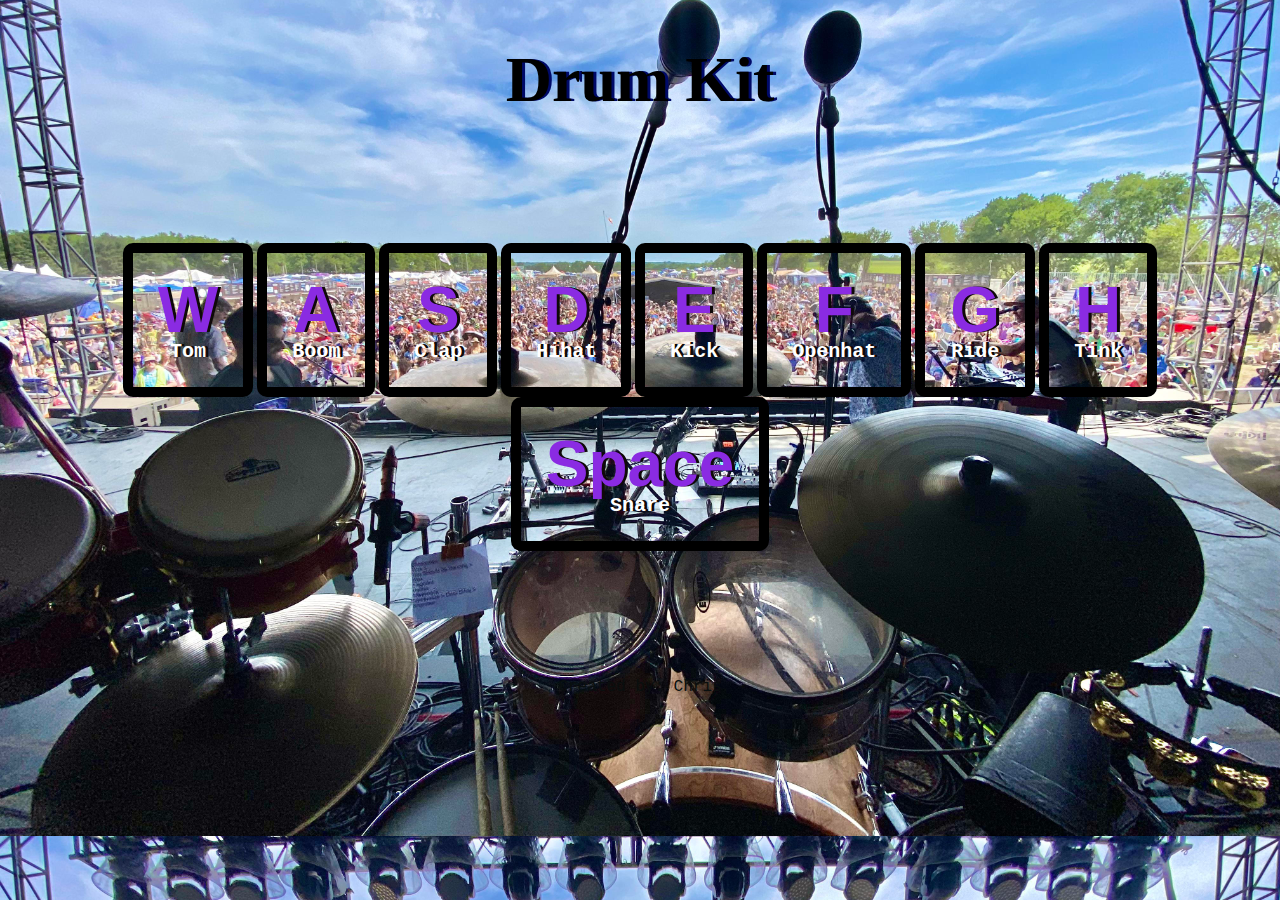
<file: drum kit/index.html>
<!DOCTYPE html>
<html lang="en">
<head>
    <meta charset="UTF-8">
    <meta name="viewport" content="width=device-width, initial-scale=1.0">
    <title>Drum Kit</title>
    <link rel="stylesheet" href="style.css">
</head>
<body>
    <h1 id="title">Drum Kit</h1>

    <div class ="set">
        <button class= "drum" data-key="w">
            W
        <span class="button-text">Tom</span>
    </button>
        <button class= "drum" data-key="a">
            A
            <span class="button-text">Boom</span>
        </button>
        <button class= "drum" data-key="s">
            S
        <span class="button-text">Clap</span>
        </button>
        <button class= "drum" data-key="d">
            D
        <span class="button-text">Hihat</span>
        </button>
        <button class= "drum" data-key="e">
            E
        <span class="button-text">Kick</span>
        </button>
        <button class= "drum" data-key="f">
            F
        <span class="button-text">Openhat</span>
        </button>
        <button class= "drum" data-key="g">
            G
        <span class="button-text">Ride</span>
        </button>
        <button class= "drum" data-key="h">
            H
        <span class="button-text">Tink</span>
        </button>
        <button class= "drum" data-key=" ">
            Space
        <span class="button-text">Snare</span>
        </button>
    </div>

    <script src="script.js"></script>

    <footer>
        <p>Created by: <span>Chris</span></p>
    </footer>
</body>
</html>
</file>
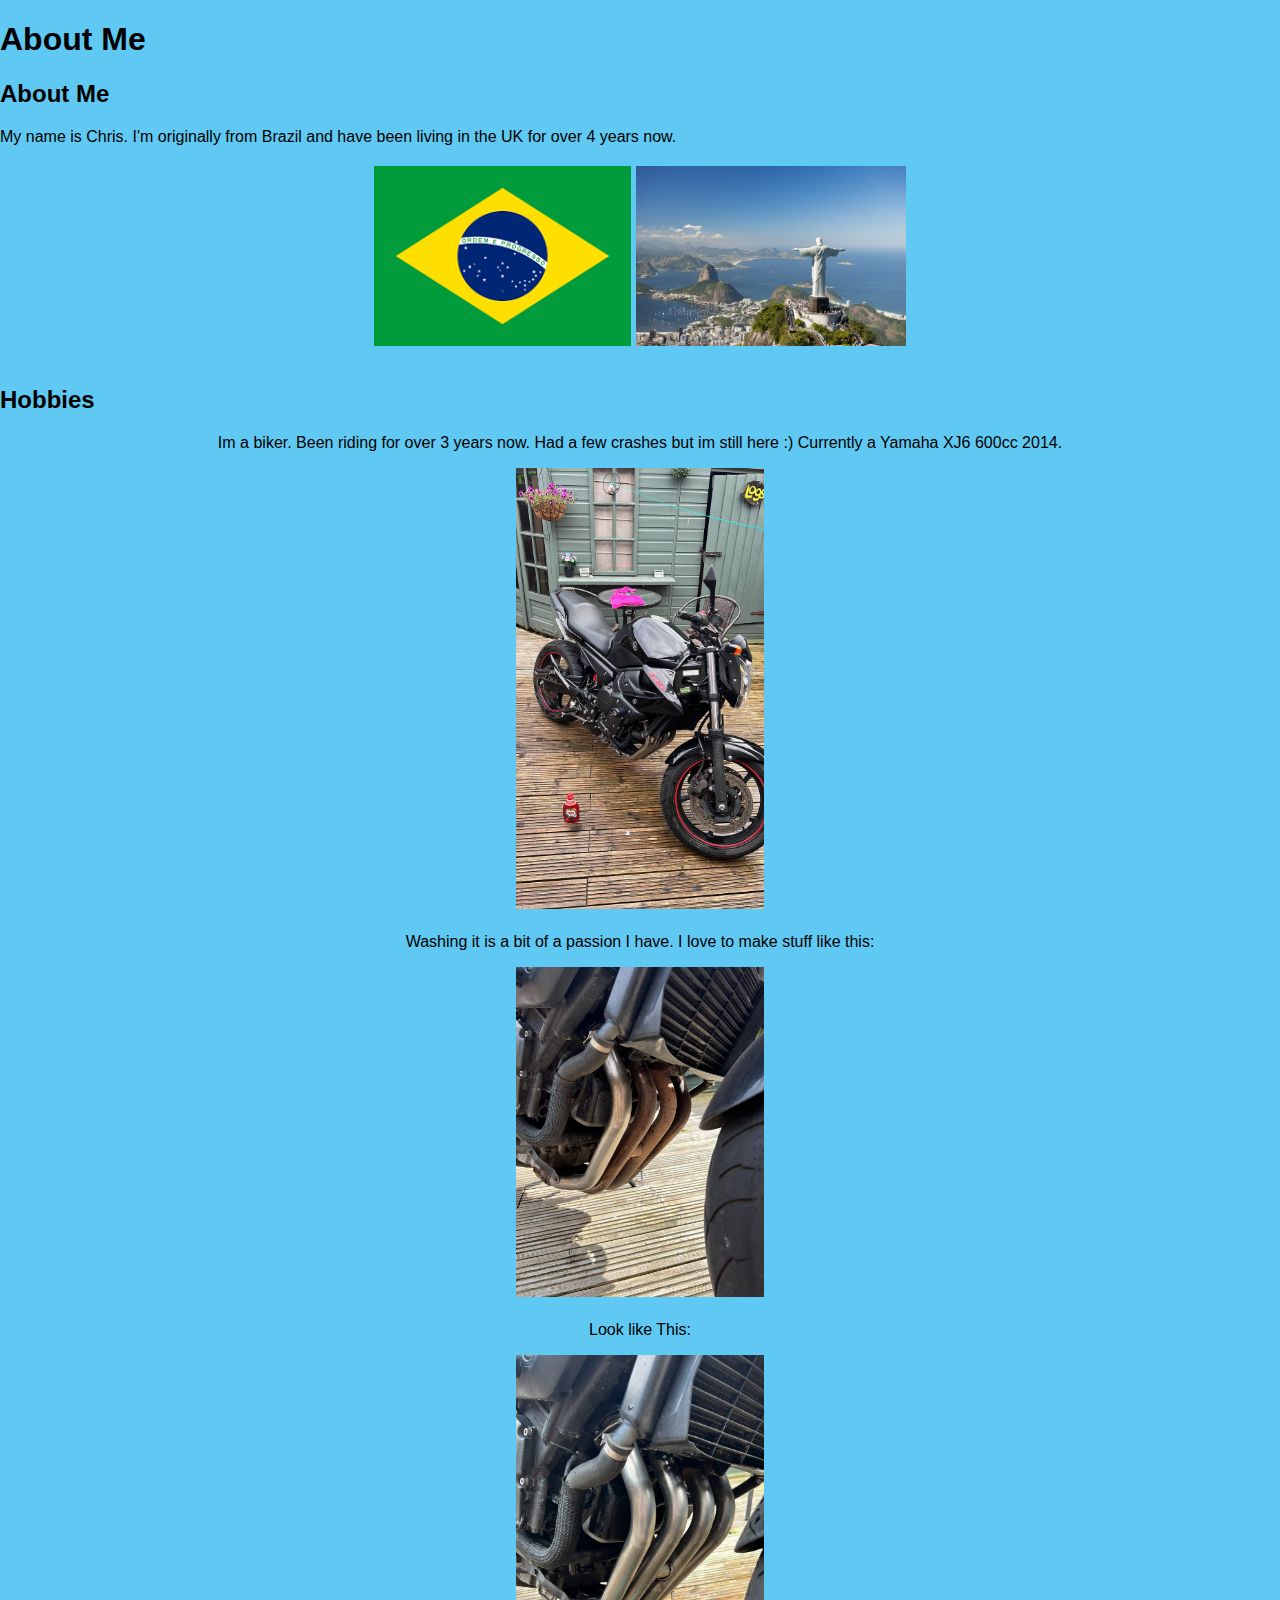
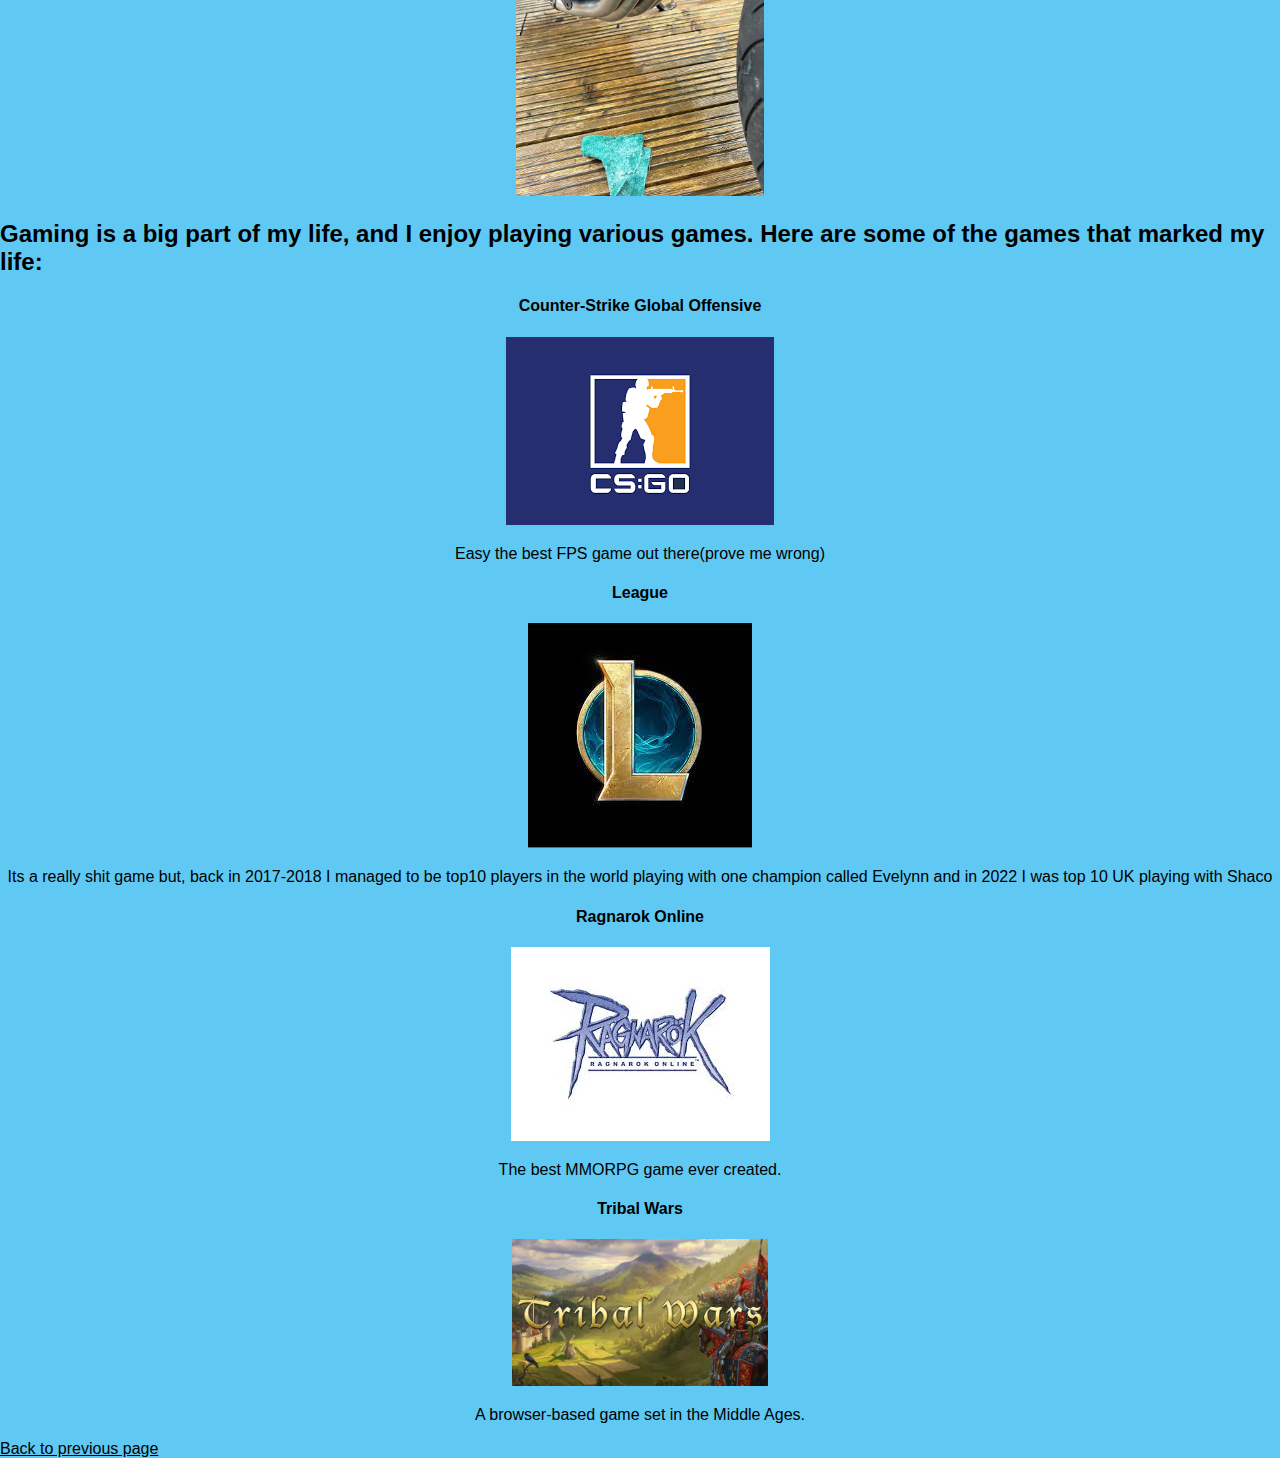
<file: aboutme.html>
<!DOCTYPE html>
<html lang="en">
<head>
    <meta charset="UTF-8">
    <meta name="viewport" content="width=device-width, initial-scale=1.0">
    <link rel="stylesheet" href="aboutme.css">
    <title>About Me</title>
</head>
<body>
    <h1>About Me</h1>   

    <section id="About-me">
        <h2>About Me</h2>
        <p>My name is Chris. I'm originally from Brazil and have been living in the UK for over 4 years now.</p>
        <div class="image-container1">
            <img src="./images/flag.png">
            <img src="./images/rio.webp">
        </div>
    </section>

    <section id="Hobbies">
        <h2>Hobbies</h2>
        <div class="image-container">
        <p>Im a biker. Been riding for over 3 years now. Had a few crashes but im still here :) Currently a Yamaha XJ6 600cc 2014.</p>
        <img src="./images/photo_5877688978692490189_y.jpg" width="20%">
    </div>
    <div class="image-container">
        <p>Washing it is a bit of a passion I have. I love to make stuff like this:</p>
            <img src="./images/photo_5877688978692490210_y.jpg" width="20%">
        </div>
        <div class="image-container">
            <p>Look like This:</p>
            <img src="./images/photo_5877688978692490211_y.jpg" width="20%">
        </div>
        <h2>
            Gaming is a big part of my life, and I enjoy playing various games. Here are some of the games that marked my life:
        </h2>
        <div class="game-entry">
            <div class="game-entry">
            <h4>Counter-Strike Global Offensive</h4>
            <img src="./images/csgo.png" style="display: inline-block;">
            <p>Easy the best FPS game out there(prove me wrong)</p>
        </div>
        <div class="game-entry">
            <div class="game-entry">
            <h4>League</h4>
            <img src="./images/league.jpg" style="display: inline-block;">
            <p>Its a really shit game but, back in 2017-2018 I managed to be top10 players in the world playing with one champion called Evelynn and in 2022 I was top 10 UK playing with Shaco</p>
        </div>
        <div class="game-entry">
            <div class="game-entry">
            <h4>Ragnarok Online</h4>
            <img src="./images/rag.jpg" style="display: inline-block;">
            <p>The best MMORPG game ever created.</p>
        </div>
        <div class="game-entry">
            <div class="game-entry">
            <h4>Tribal Wars</h4>
            <img src="./images/tw.jpg" style="display: inline-block;" width="20%">
            <p>A browser-based game set in the Middle Ages.</p>
        </div>
    </section>

    <a href="page1.html" class="go-back">Back to previous page</a>
</body>
</html>
</file>
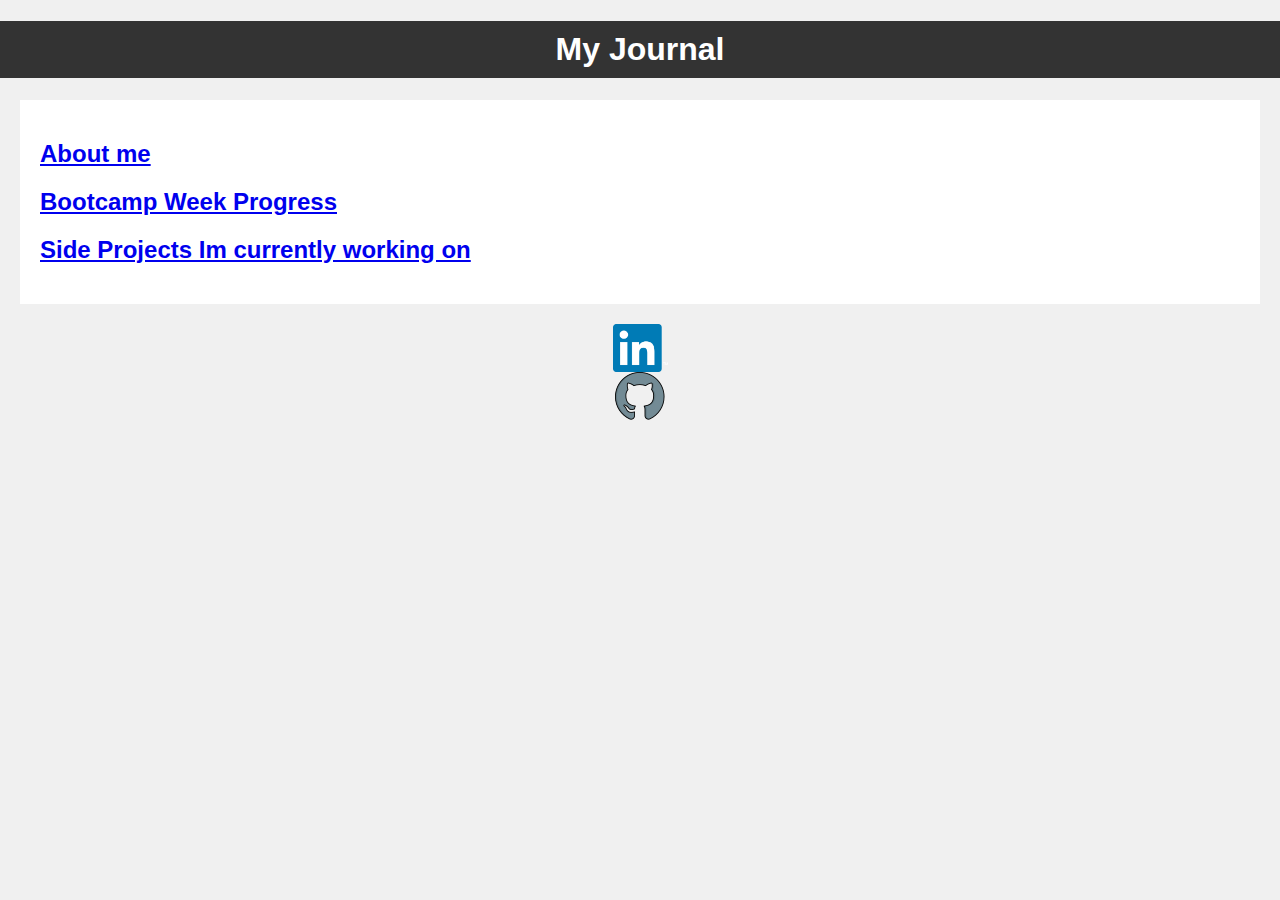
<file: home.html>
<!DOCTYPE html>
<html lang="en">
<head>
    <meta charset="UTF-8">
    <meta name="viewport" content="width=device-width, initial-scale=1.0">
    <link rel="stylesheet" href="style.css">
    <title>Chris Journal</title>
</head>
<body>
    <h1>My Journal</h1>
    <a href="aboutme.html">
    <section id="About-me">
        <h2>About me</h2>
        </a>
    <a href="weeks.html">  
    <h2>Bootcamp Week Progress</h2>
    </a>  
    <a href="sideprojects.html">
        <h2>Side Projects Im currently working on</h2>
    </a>
</section>
<div class="Linkedin" >
    <a href="https://www.linkedin.com/feed/" target="_blank" class="Linkedin-btn">
        <img src="./images/linkedin-logo-png-2026.png" width=55px>
    </a>
    <div class="Github">
        <a href="https://github.com/" class="socialsbtn" target="_blank">
            <img decoding="async" src="./images/github.png">
            </a>
            
</div>
</body>
</html>
</file>
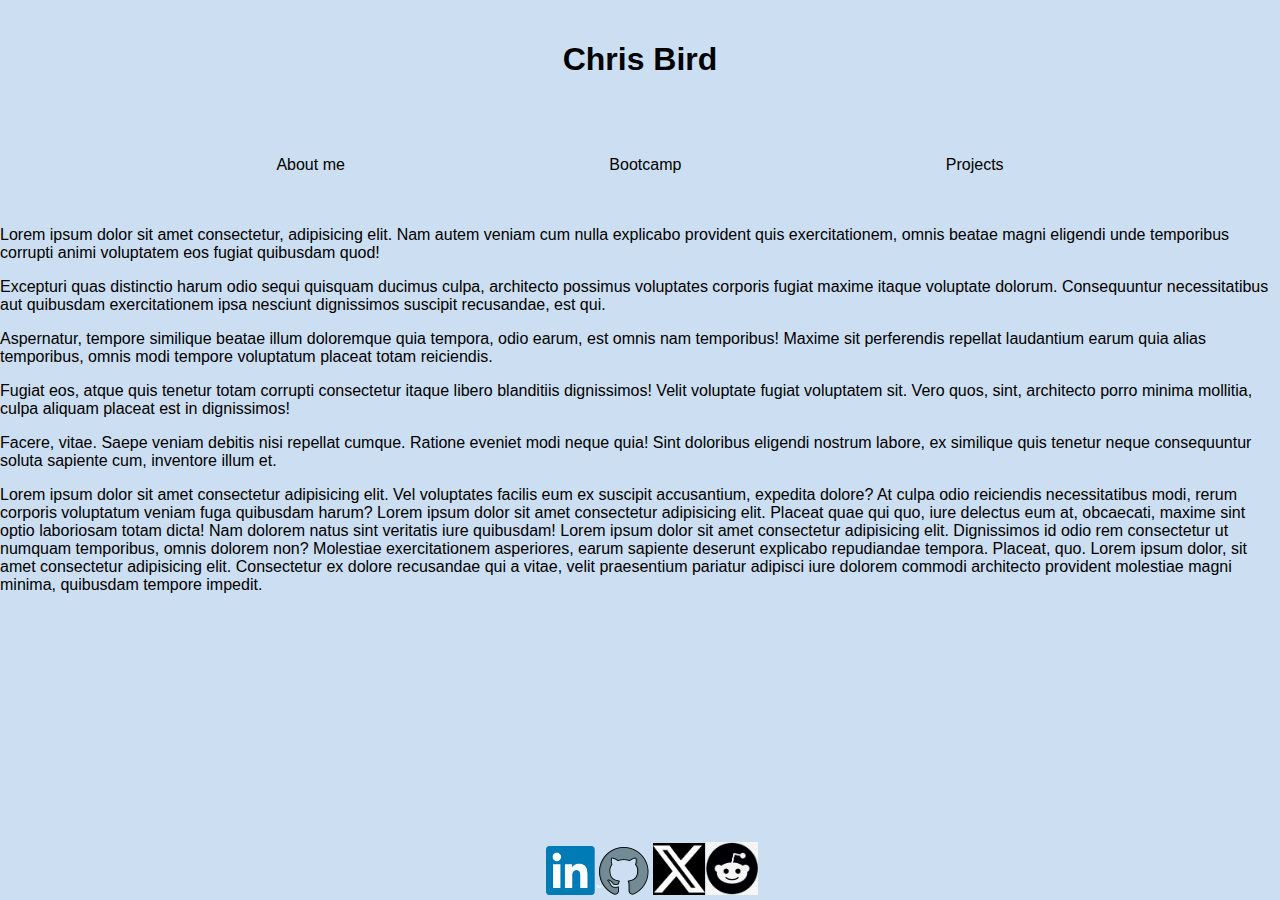
<file: home1.html>
<!DOCTYPE html>
<html lang="en">
<head>
    <meta charset="UTF-8">
    <meta name="viewport" content="width=device-width, initial-scale=1.0">
    <link rel="stylesheet" href="style1.css"> <!-- Link to the external CSS file -->
    <title>Your Name - Portfolio</title>
</head>
<body>
    <header>
        <h1>Chris Bird</h1>
    </header>
    <nav>
        <ul>
            <li><a href="aboutme.html">About me</a></li>
            <li class="dropdown">
            <a href="#">Bootcamp</a>
            <ul class="dropdown-content">
                <li><a href="week1-4.html">Week 1-4</a></li>
                <li><a href="week4-8.html">Week 2-8</a></li>
                <li><a href="week8-12.html">Week 8-12</a></li>
            </ul>
            <li class="dropdown">
            <a href="#">Projects</a>
            <ul class="project-dropdown-content">
                <li><a href="#">Personal Portifolio</a></li>
                <li><a href="#">React.JS</a></li>
                <li><a href="#">Frontend Mentor</a></li>
            </ul>
        </nav>

    <main>
    <p>Lorem ipsum dolor sit amet consectetur, adipisicing elit. Nam autem veniam cum nulla explicabo provident quis exercitationem, omnis beatae magni eligendi unde temporibus corrupti animi voluptatem eos fugiat quibusdam quod!</p>
    <p>Excepturi quas distinctio harum odio sequi quisquam ducimus culpa, architecto possimus voluptates corporis fugiat maxime itaque voluptate dolorum. Consequuntur necessitatibus aut quibusdam exercitationem ipsa nesciunt dignissimos suscipit recusandae, est qui.</p>
    <p>Aspernatur, tempore similique beatae illum doloremque quia tempora, odio earum, est omnis nam temporibus! Maxime sit perferendis repellat laudantium earum quia alias temporibus, omnis modi tempore voluptatum placeat totam reiciendis.</p>
    <p>Fugiat eos, atque quis tenetur totam corrupti consectetur itaque libero blanditiis dignissimos! Velit voluptate fugiat voluptatem sit. Vero quos, sint, architecto porro minima mollitia, culpa aliquam placeat est in dignissimos!</p>
    <p>Facere, vitae. Saepe veniam debitis nisi repellat cumque. Ratione eveniet modi neque quia! Sint doloribus eligendi nostrum labore, ex similique quis tenetur neque consequuntur soluta sapiente cum, inventore illum et.</p>
        Lorem ipsum dolor sit amet consectetur adipisicing elit. Vel voluptates facilis eum ex suscipit accusantium, expedita dolore? At culpa odio reiciendis necessitatibus modi, rerum corporis voluptatum veniam fuga quibusdam harum?
        Lorem ipsum dolor sit amet consectetur adipisicing elit. Placeat quae qui quo, iure delectus eum at, obcaecati, maxime sint optio laboriosam totam dicta! Nam dolorem natus sint veritatis iure quibusdam!
        Lorem  ipsum dolor sit amet consectetur adipisicing elit. Dignissimos id odio rem consectetur ut numquam temporibus, omnis dolorem non? Molestiae exercitationem asperiores, earum sapiente deserunt explicabo repudiandae tempora. Placeat, quo.
        Lorem ipsum dolor, sit amet consectetur adipisicing elit. Consectetur ex dolore recusandae qui a vitae, velit praesentium pariatur adipisci iure dolorem commodi architecto provident molestiae magni minima, quibusdam tempore impedit.
</body>
<div class="socialsbar" >
    <a href="https://www.linkedin.com/feed/" target="_blank" class="socialsbtn">
        <img src="./images/linkedin-logo-png-2026.png" width=55px>
    </a>
        <a href="https://github.com/" class="socialsbtn" target="_blank">
            <img decoding="async" src="./images/github.png">
            </a>
        <a href="https://twitter.com/" class="socialsbtn" target="_blank">
            <img src="./images/twitter-icon-black-on-white.png" width=52px>
        </a>
        <a href="https://reddit.com/" class="socialsbtn" target="_blank">
            <img src="./images/reddit.png" width=52px>
        </a>
    </div>
</div>
</html>
</file>
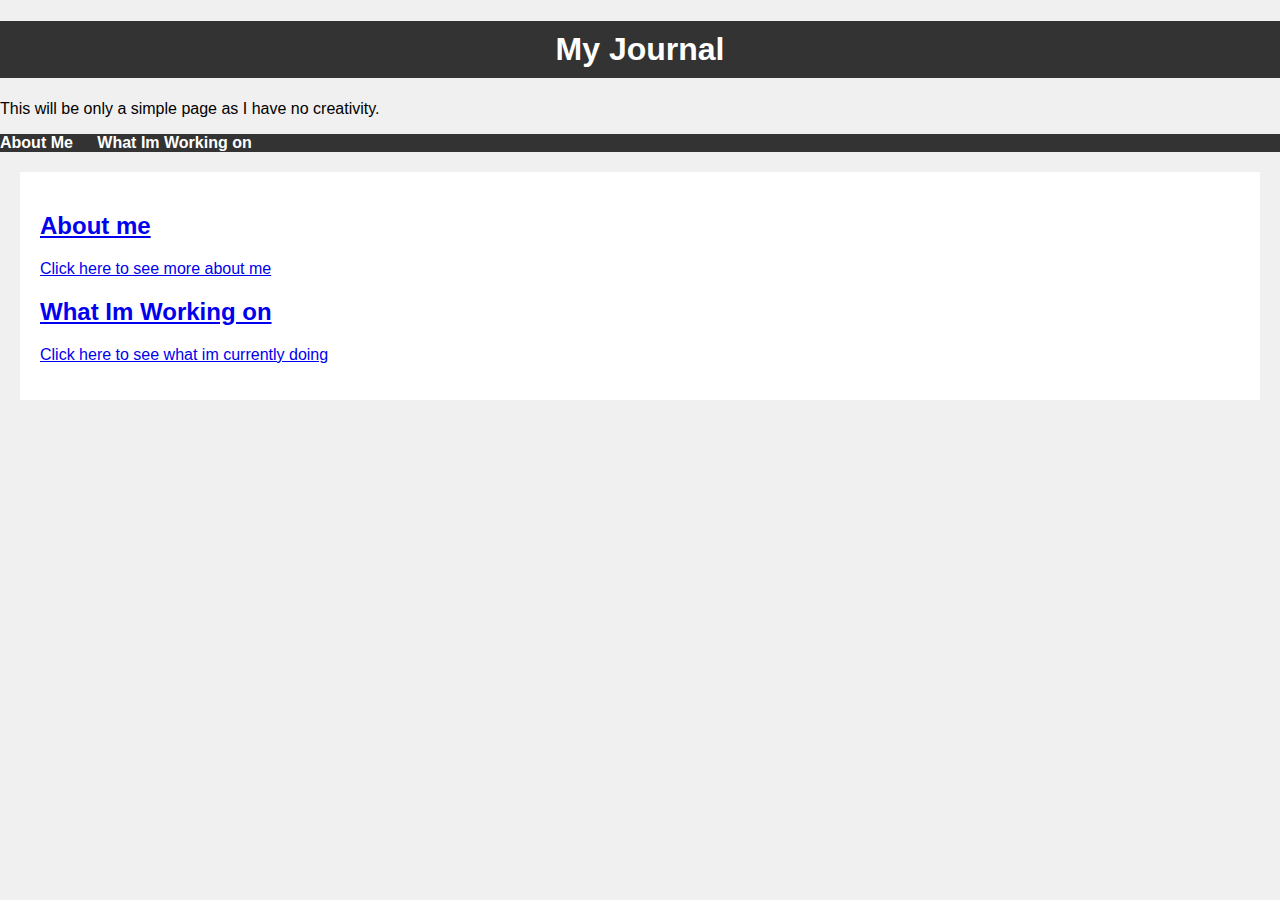
<file: page1.html>
<!DOCTYPE html>
<html lang="en">
<head>
    <meta charset="UTF-8">
    <meta name="viewport" content="width=device-width, initial-scale=1.0">
    <link rel="stylesheet" href="style.css" type="text/css">
    <title>Chris Journal</title>
</head>
<body>
    <h1>My Journal</h1>
    <p>This will be only a simple page as I have no creativity.</p>

    <nav>
        <ul>
            <li><a href="aboutme.html">About Me</a></li>
            <li><a href="workingon.html">What Im Working on</a></li>
        </ul>
    </nav>
    <a href="aboutme.html">
    <section id="About-me">
        <h2>About me</h2>
        <p>
            Click here to see more about me
        </p>
        </a>

    <a href="workingon.html">  
    <h2>What Im Working on</h2>
        <p>Click here to see what im currently doing
        </p>
    </a>  

</section>
    
</body>
</html>
</file>
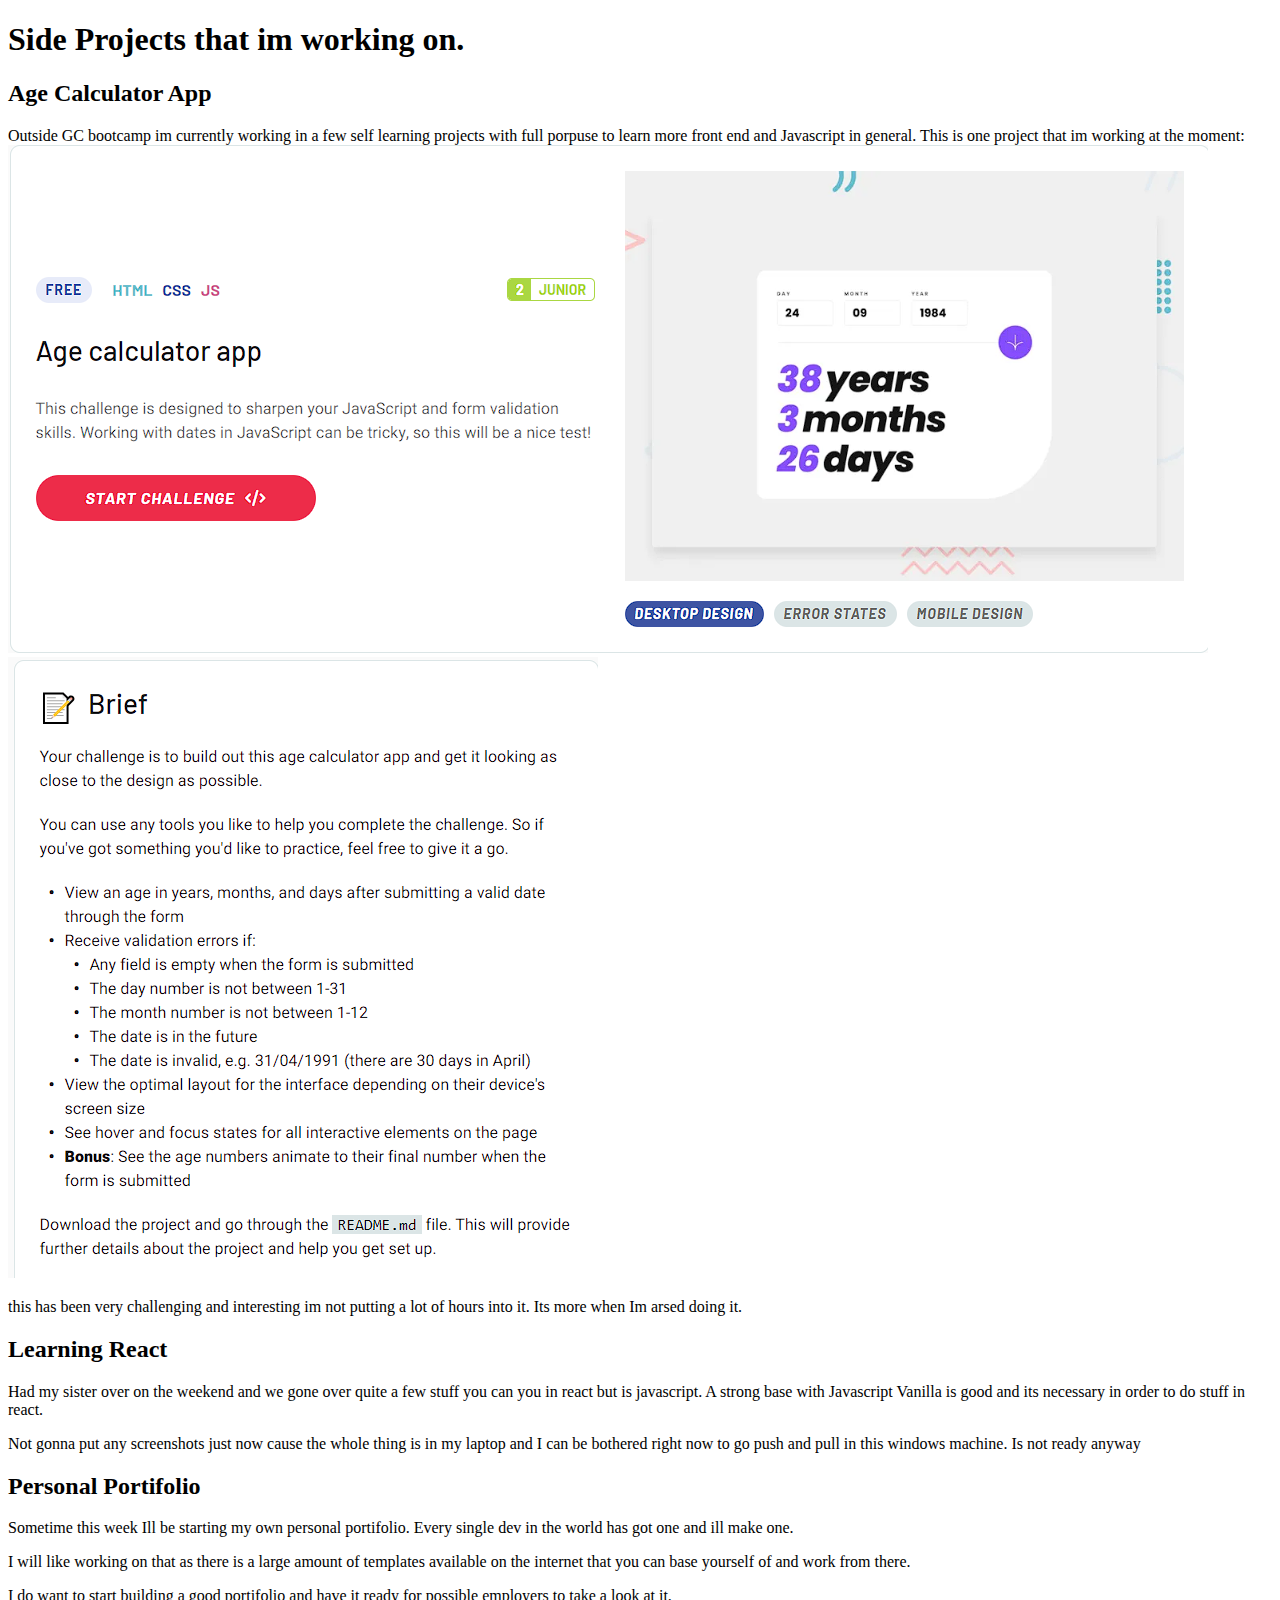
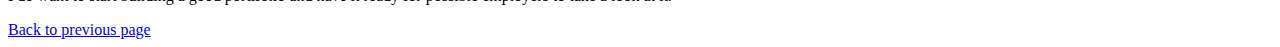
<file: sideprojects.html>
<!DOCTYPE html>
<html lang="en">
<head>
    <meta charset="UTF-8">
    <meta name="viewport" content="width=device-width, initial-scale=1.0">
    <title>Document</title>
</head>
<body>
    <h1>Side Projects that im working on.</h1>
    <h2>Age Calculator App</h2>
    <p>
    Outside GC bootcamp im currently working in a few self learning projects with full porpuse to learn more front end and Javascript in general. 
    This is one project that im working at the moment:
    <img src="./images/age calc1.PNG">
    <img src="./images/age calc.PNG">
    </p>
    <p>this has been very challenging and interesting im not putting a lot of hours into it. Its more when Im arsed doing it. </p>

    <h2>Learning React</h2>
    <p>Had my sister over on the weekend and we gone over quite a few stuff you can you in react but is javascript. A strong
    base with Javascript Vanilla is good and its necessary in order to do stuff in react. </p>
    <p>Not gonna put any screenshots just now cause the whole thing is in my laptop and I can be bothered right now to go push
    and pull in this windows machine. Is not ready anyway</p> 
    <h2>Personal Portifolio</h2>
    <p>Sometime this week Ill be starting my own personal portifolio. Every single dev in the world has got one and ill make one.</p>
    <p>I will like working on that as there is a large amount of templates available on the internet that you can base yourself of and work from there.</p>
    <p>I do want to start building a good portifolio and have it ready for possible employers to take a look at it. </p>

</body>
<a href="page1.html" class="go-back">Back to previous page</a>
</html>
</file>
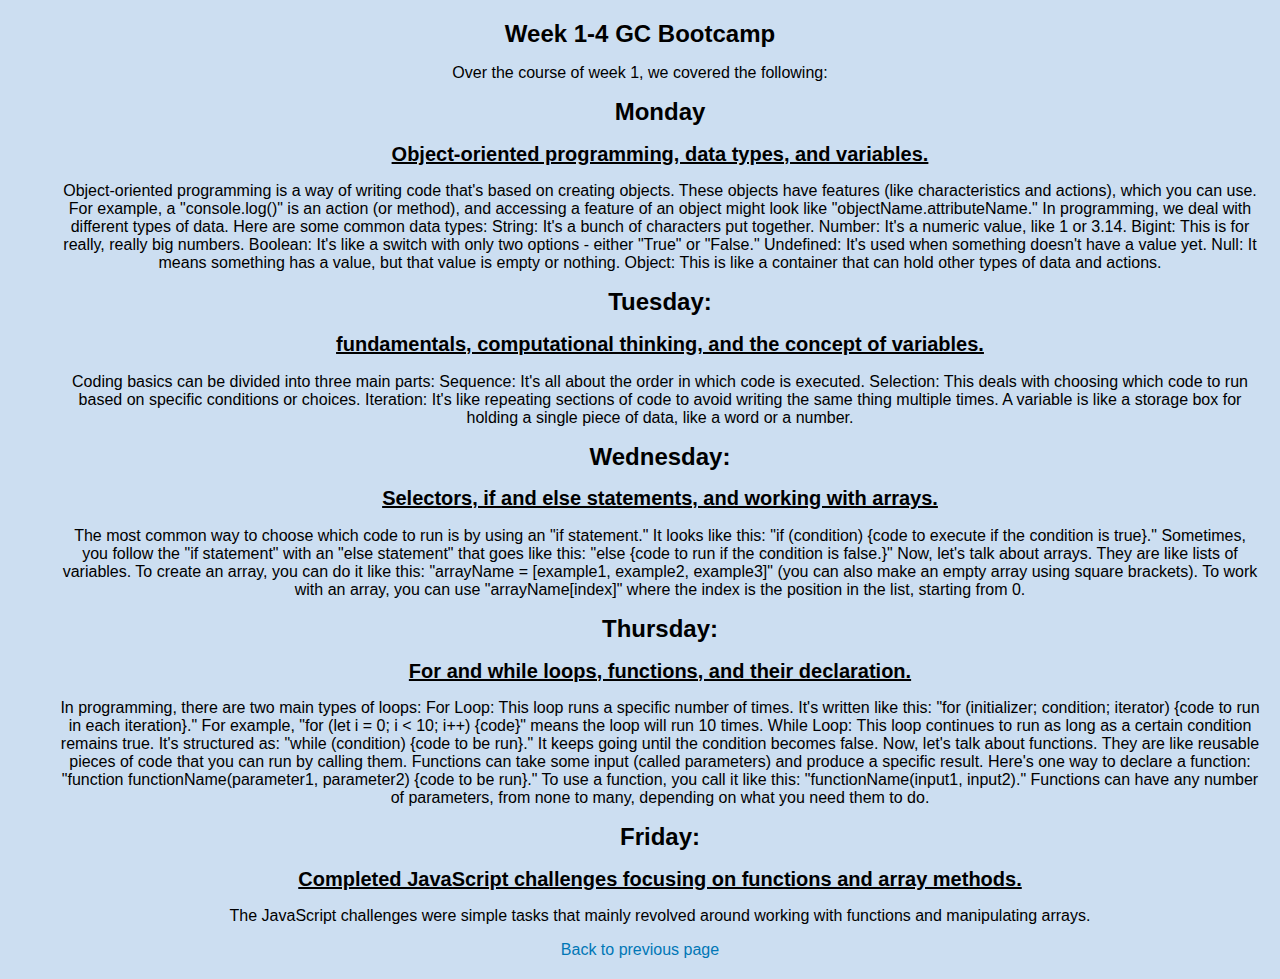
<file: week1-4.html>
<!DOCTYPE html>
<html lang="en">
<head>
    <meta charset="UTF-8">
    <meta name="viewport" content="width=device-width, initial-scale=1.0">
    <link rel="stylesheet" href="week1-4.css">
    <title>Week 1-4</title>
</head>
<body>
    <h1>Week 1-4 GC Bootcamp</h1>
    <p>Over the course of week 1, we covered the following:</p>
    <ul>
        
            <strong><h1>Monday</h1></strong> 
            <h2>Object-oriented programming, data types, and variables.</h2>
            <p>Object-oriented programming is a way of writing code that's based on creating objects. These objects have features (like characteristics and actions), which you can use. For example, a "console.log()" is an action (or method), and accessing a feature of an object might look like "objectName.attributeName."

                In programming, we deal with different types of data. Here are some common data types:
                
                String: It's a bunch of characters put together.
                Number: It's a numeric value, like 1 or 3.14.
                Bigint: This is for really, really big numbers.
                Boolean: It's like a switch with only two options - either "True" or "False."
                Undefined: It's used when something doesn't have a value yet.
                Null: It means something has a value, but that value is empty or nothing.
                Object: This is like a container that can hold other types of data and actions.</p>
        
        
            <strong><h1>Tuesday:</strong></h1> 
            <h2> fundamentals, computational thinking, and the concept of variables.</h2>
            <p>Coding basics can be divided into three main parts:

                Sequence: It's all about the order in which code is executed.
                
                Selection: This deals with choosing which code to run based on specific conditions or choices.
                
                Iteration: It's like repeating sections of code to avoid writing the same thing multiple times.
                
                A variable is like a storage box for holding a single piece of data, like a word or a number.</p>
        
      
            <strong><h1>Wednesday:</strong></h1> <h2> Selectors, if and else statements, and working with arrays.</h2>
            <p>The most common way to choose which code to run is by using an "if statement." It looks like this: "if (condition) {code to execute if the condition is true}."

                Sometimes, you follow the "if statement" with an "else statement" that goes like this: "else {code to run if the condition is false.}"
                
                Now, let's talk about arrays. They are like lists of variables. To create an array, you can do it like this: "arrayName = [example1, example2, example3]" (you can also make an empty array using square brackets). To work with an array, you can use "arrayName[index]" where the index is the position in the list, starting from 0.</p>
      
      
            <strong><h1>Thursday:</strong></h1><h2>For and while loops, functions, and their declaration.</h2>
            <p>In programming, there are two main types of loops:

                For Loop: This loop runs a specific number of times. It's written like this: "for (initializer; condition; iterator) {code to run in each iteration}." For example, "for (let i = 0; i < 10; i++) {code}" means the loop will run 10 times.
                
                While Loop: This loop continues to run as long as a certain condition remains true. It's structured as: "while (condition) {code to be run}." It keeps going until the condition becomes false.
                
                Now, let's talk about functions. They are like reusable pieces of code that you can run by calling them. Functions can take some input (called parameters) and produce a specific result. Here's one way to declare a function: "function functionName(parameter1, parameter2) {code to be run}." To use a function, you call it like this: "functionName(input1, input2)." Functions can have any number of parameters, from none to many, depending on what you need them to do.</p>
      
       
            <strong><h1>Friday:</strong></h1> <h2>Completed JavaScript challenges focusing on functions and array methods.</h2>
            <p>The JavaScript challenges were simple tasks that mainly revolved around working with functions and manipulating arrays.</p>
       
    </ul>
</body>
<a href="home1.html" class="go-back">Back to previous page</a>
</html>
</file>
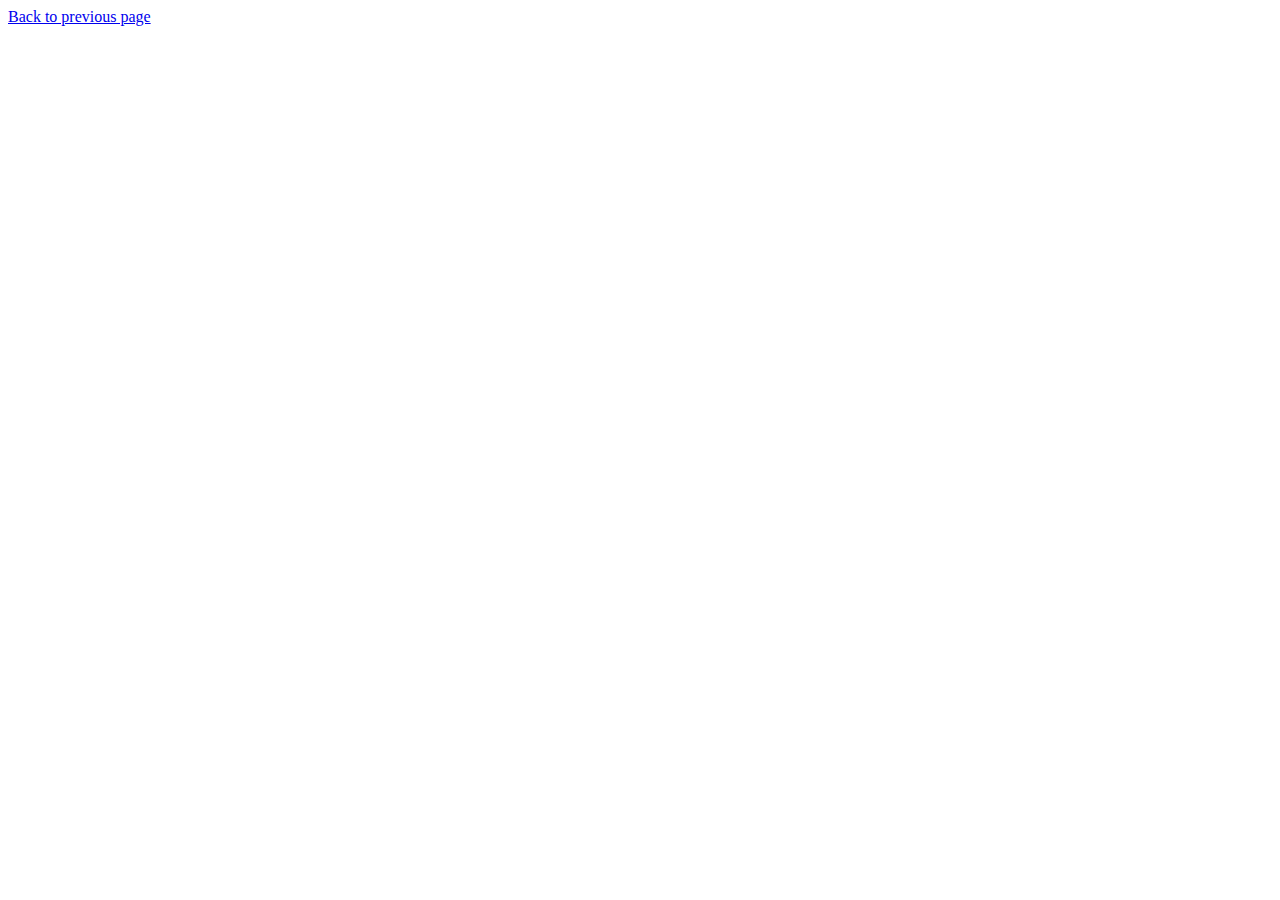
<file: week4-8.html>
<!DOCTYPE html>
<html lang="en">
<head>
    <meta charset="UTF-8">
    <meta name="viewport" content="width=device-width, initial-scale=1.0">
    <title>Document</title>
</head>
<body>
    
</body>
<a href="home1.html" class="go-back">Back to previous page</a>
</html>
</file>
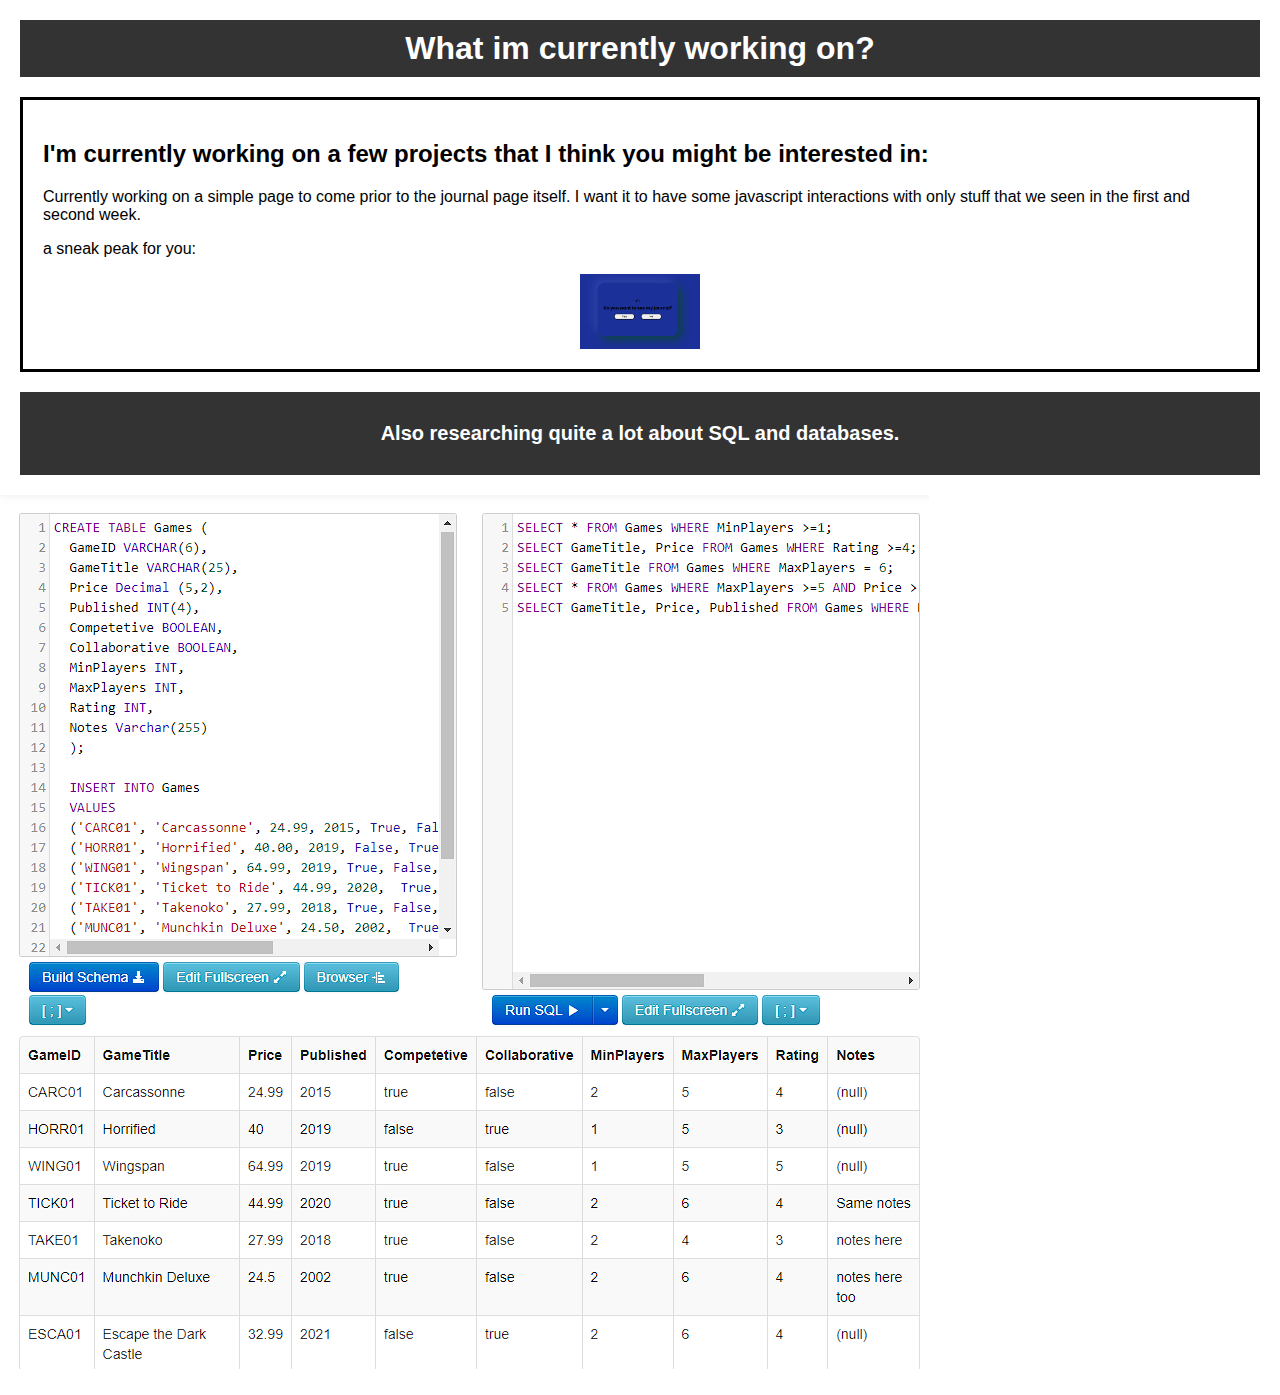
<file: weeks.html>
<!DOCTYPE html>
<html lang="en">
<head>
    <meta charset="UTF-8">
    <meta name="viewport" content="width=device-width, initial-scale=1.0">
    <link rel="stylesheet" href="weeks.css">
    <title>Document</title>
</head>
<body>
    <h1>What im currently working on?</h1>
    <section id="Workingon">
        <div class="working-on">
        <h2>I'm currently working on a few projects that I think you might be interested in:</h2>
        <p>Currently working on a simple page to come prior to the journal page itself. I want it to have some javascript
            interactions with only stuff that we seen in the first and second week.</p>
            <p>a sneak peak for you:</p>
            <img src="./images/bla.PNG">
    </div>
    </section>

    <h1>
        <p>Also researching quite a lot about SQL and databases.</p>
        <h2>
            <img src="./images/sql ex.PNG">
        </h2>
    </h1>

</body>
</html>
</file>
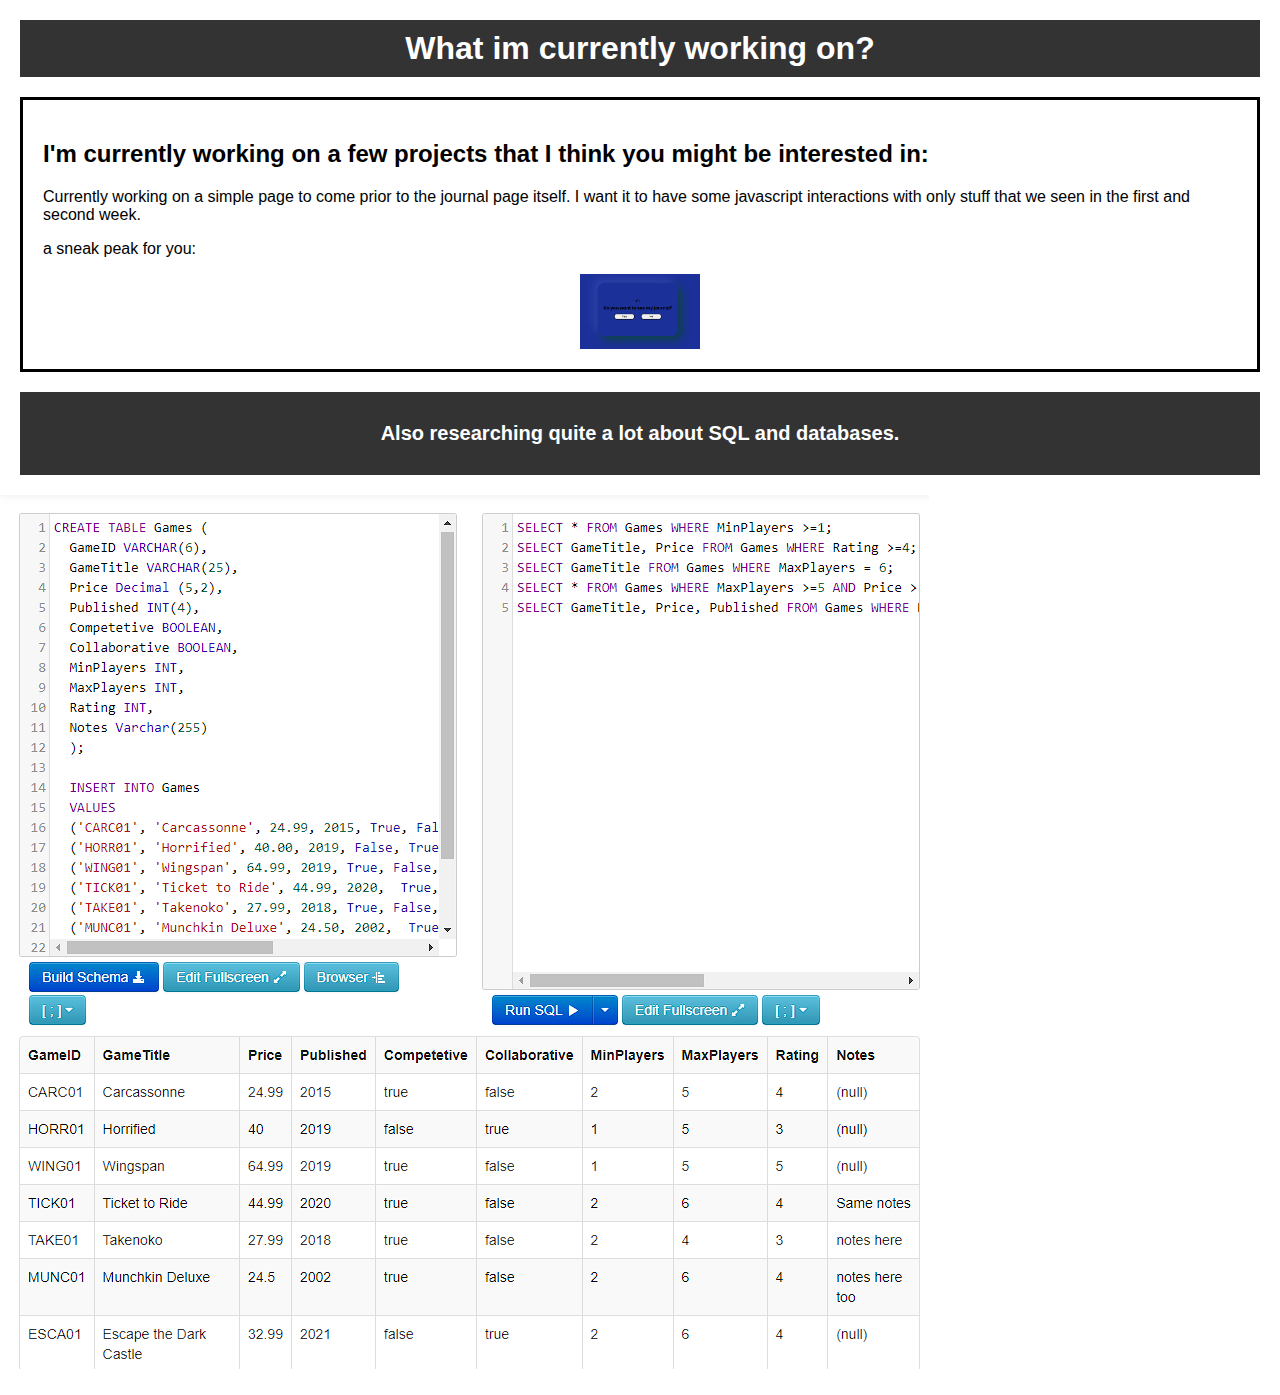
<file: workingon.html>
<!DOCTYPE html>
<html lang="en">
<head>
    <meta charset="UTF-8">
    <meta name="viewport" content="width=device-width, initial-scale=1.0">
    <link rel="stylesheet" href="workingon.css">
    <title>Document</title>
</head>
<body>
    <h1>What im currently working on?</h1>
    <section id="Workingon">
        <div class="working-on">
        <h2>I'm currently working on a few projects that I think you might be interested in:</h2>
        <p>Currently working on a simple page to come prior to the journal page itself. I want it to have some javascript
            interactions with only stuff that we seen in the first and second week.</p>
            <p>a sneak peak for you:</p>
            <img src="./images/bla.PNG">
    </div>
    </section>

    <h1>
        <p>Also researching quite a lot about SQL and databases.</p>
        <h2>
            <img src="./images/sql ex.PNG">
        </h2>
    </h1>

</body>
</html>
</file>
<file: drum kit/style.css>
body {
    text-align: center;
    background-image: url("./image/drum.jpg");
    background-size:cover;
    background-position: center;
}

h1 {
    font-size: 4rem;
    text-shadow: 3px 0 rgb(0, 10, 104);
}

.drum {
    outline: none;
    border: 10px solid rgb(0, 0, 0);
    font-size: 4rem;
    line-height: 1;
    font-weight: 700;
    color: blueviolet;
    text-shadow: 3px 0 rgb(15, 9, 9);
    border-radius: 10px;
    padding: 25px;
    background-color: transparent;
}


footer {
    color: rgb(9, 15, 15);
    font-family: 'Courier New', Courier, monospace;
    position: flex;
}

.pressed {
    transform: scale(0.95);
    transition: transform 0.1s;
    background-color: none;
  }

.set {
    margin: 10% auto;
}

.button-text {
    font-family: 'Courier New', Courier, monospace;
    display: block;
    font-size: 20px;
    color: rgb(255, 255, 255);
    text-shadow: black;
  }
</file>
<file: aboutme.css>
body {
    font-family: Arial, sans-serif;
    background-color:#5fc9f3;
    margin: 0;
    padding: 0;
}

.image-container {
    text-align: center;
    display: block; 
    max-width: 100%; 
    height: auto; 
    margin: 20px;
}

.image-container1 {
    text-align: center;
    margin: 20px;
    display: center;
    align-items: center; 
    justify-content: space-around;
    height: 200px;
}
.image-container1 img {
    max-height: 180px;
    width: auto;

}

.game-entry {
    text-align: center;
    margin-top: 20px;
}

.go-back {
    position: absolute;
    color: black;
}
</file>
<file: style.css>
*{
    font-family: Arial, sans-serif;
}
body {
    font-family: Arial, sans-serif;
    background-color: #f0f0f0;
    margin: 0;
    padding: 0;
}

h1 {
    text-align: center;
    background-color: #333;
    color: #fff;
    padding: 10px;
}

nav ul {
    list-style-type: none;
    margin: 0;
    padding: 0;
    background-color: #333;
}

nav li {
    display: inline;
    margin-right: 20px;
}

nav a {
    text-decoration: none;
    color: #fff;
    font-weight: bold;
}

section {
    padding: 20px;
    margin: 20px;
    background-color: #fff;
}

h2 {
    font-size: 24px;
}

img {
    max-width: 100%;
    height: auto;
    display: block;
    margin: 0 auto;
}

#Journal-Entries {
    background-color: pink;
}

.image-container {
    text-align: center;
}

.image-container img {
    display: inline-block;
    margin: 10px;
}

.game-entry {
    margin-top: 20px;
}

.about-me {
    background-color: black;
}
</file>
<file: style1.css>
body {
    font-family: Arial, sans-serif;
    margin: 0;
    padding: 0;
    background-color: #ccdef1;
}

header {
    color: #000000;
    text-align: center;
    padding: 20px 0;
}

nav ul {
    list-style: none;
    padding: 0;
}

nav ul li {
    display: inline;
    margin: 0 10px;
    position: relative;
}

nav .dropdown:hover .dropdown-content {
    display: block;
}
nav .dropdown-content {
    display: none;
    position: absolute;
    top: 100%;
    left: 0%;
    background-color: #7fd9f7;
    list-style: none;
    white-space: nowrap;
}

nav .dropdown:hover .project-dropdown-content {
    display: block;
}

nav .project-dropdown-content {
    display: none;
    position: absolute;
    top: 100%;
    left: 0%;
    background-color: #7fd9f7;
    white-space: nowrap;
}

nav .project-dropdown-content li {
    display: block;
}

nav .project-dropdown-content a {
    padding: 10px;
    display: block;
}

nav .dropdown-content li {
    display: block;
}

nav .dropdown-content a {
    display: block;
    padding: 10px;
}

nav {
    text-align: center;
    padding: 10px 0;
}

nav a {
    display: inline-block;
    padding: 10px 20px;
    color: #000000;
    text-decoration: none;
    margin: 0 100px; 
}


nav a:hover {
    opacity: .5;
}

.socialsbar {
    text-align: center;
    position: fixed;
    bottom: 0;
    width: 100%;
    font-size: 18px;
}

.socialsbtn {
    display: inline-block;
    color: #fff;
    margin: 0 10px;
    font-size: 1px;
    width: 28px;
    height: 28px;
    position: relative;
}

.socialsbtn:hover {
    opacity: .5;
}
</file>
<file: week1-4.css>
body {
    background-color: #ccdef1;
    font-family: Arial, sans-serif;
    margin: 20px;
    text-align: center;
}

h1 {
    text-align: center;
}

p {
    text-align: center;
}

  h1 {
    font-size: 24px;
    font-weight: bold;
    text-align: center;
  }
  
  h2 {
    font-size: 20px;
    text-decoration: underline;
  }
  
  .container {
    padding: 20px;
  }
  
  a {
    text-decoration: none;
    color: #0077b6;
  }
  
  a:hover {
    text-decoration: underline;
  }
</file>
<file: weeks.css>
body {
    font-family: Arial, sans-serif;
    margin: 0;
    padding: 0;
}
h1 {
    text-align: center;
    background-color: #333;
    color: #ffffff;
    padding: 10px;
    margin: 20px;
}

#Workingon {
    padding: 20px;
    margin: 20px;
    border: solid;
}

#Workingon img {
    width: 10%;
    display: block;
    margin: 0 auto;
}

h1 p {
    font-size: 20px;
    text-align: center;
}
</file>
<file: workingon.css>
body {
    font-family: Arial, sans-serif;
    margin: 0;
    padding: 0;
}
h1 {
    text-align: center;
    background-color: #333;
    color: #ffffff;
    padding: 10px;
    margin: 20px;
}

#Workingon {
    padding: 20px;
    margin: 20px;
    border: solid;
}

#Workingon img {
    width: 10%;
    display: block;
    margin: 0 auto;
}

h1 p {
    font-size: 20px;
    text-align: center;
}
</file>
